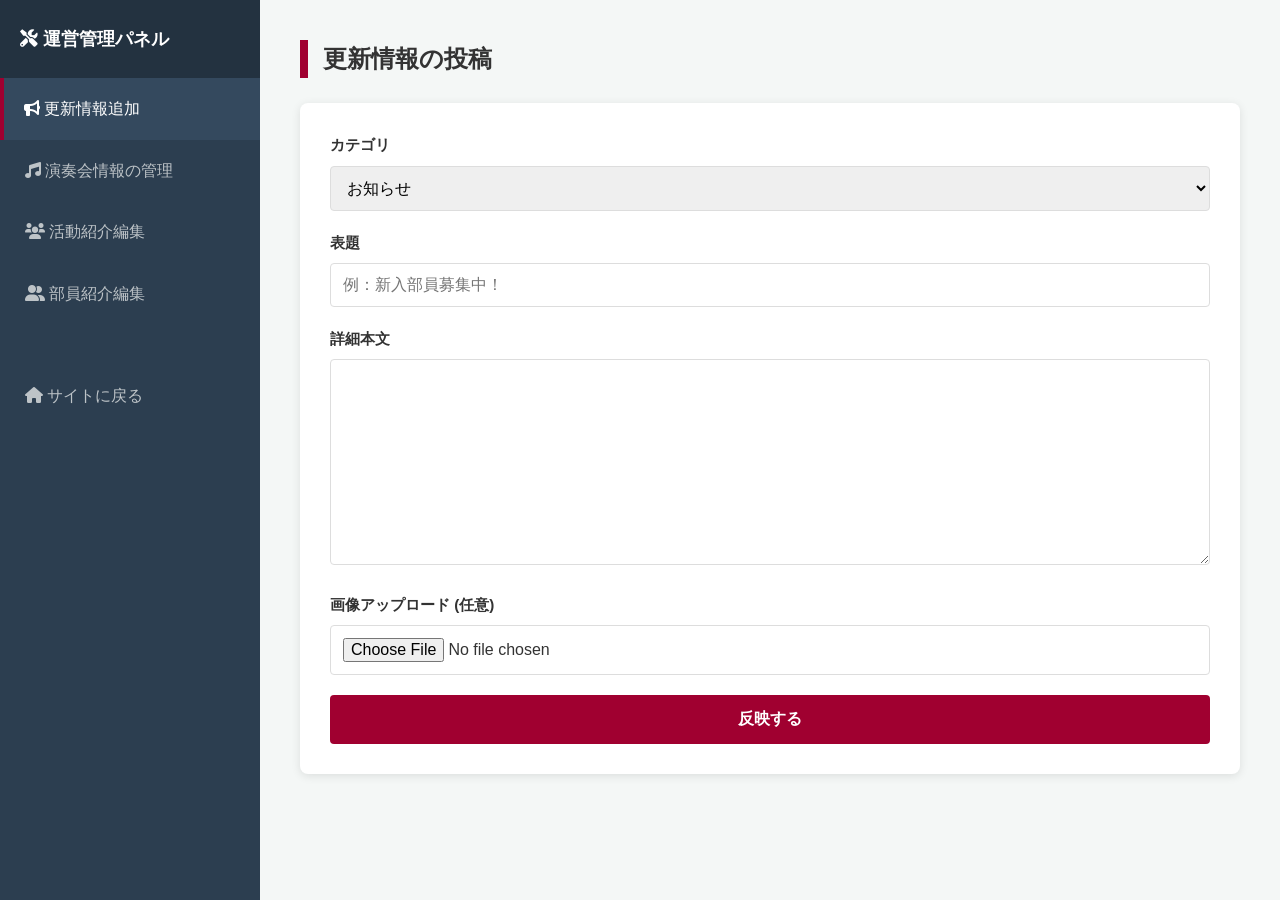
<file: admin/index.html>
<!DOCTYPE html>
<html lang="ja">
<head>
    <meta charset="UTF-8">
    <meta name="viewport" content="width=device-width, initial-scale=1.0">
    <title>管理パネル | 明石高専吹奏楽部</title>
    <link rel="stylesheet" href="../../css/style.css">
    <link rel="stylesheet" href="https://cdnjs.cloudflare.com/ajax/libs/font-awesome/6.0.0/css/all.min.css">
    <style>
        :root { --admin-red: #a00030; --sidebar-bg: #2c3e50; }
        body { display: flex; background: #f4f7f6; min-height: 100vh; margin: 0; color: #333; font-family: sans-serif; }
        .admin-sidebar { width: 260px; height: 100vh; background: var(--sidebar-bg); color: white; position: fixed; z-index: 100; }
        .admin-sidebar .admin-title { padding: 25px 20px; font-weight: bold; font-size: 1.1rem; background: rgba(0,0,0,0.2); }
        .admin-sidebar ul { list-style: none; padding: 0; }
        .admin-sidebar li a { display: block; padding: 18px 20px; color: #bdc3c7; text-decoration: none; border-left: 5px solid transparent; cursor: pointer; }
        .admin-sidebar li a:hover, .admin-sidebar li a.active { background: #34495e; color: white; border-left: 4px solid var(--admin-red); }
        .admin-main { flex: 1; margin-left: 260px; padding: 40px; }
        .admin-panel { display: none; }
        .admin-panel.active { display: block; animation: fadeIn 0.3s; }
        @keyframes fadeIn { from { opacity: 0; } to { opacity: 1; } }
        .admin-card { background: white; padding: 30px; border-radius: 8px; box-shadow: 0 2px 10px rgba(0,0,0,0.1); margin-bottom: 25px; }
        h1 { margin-bottom: 25px; border-left: 8px solid var(--admin-red); padding-left: 15px; font-size: 1.5rem; }
        .form-group { margin-bottom: 20px; }
        .form-group label { display: block; font-weight: bold; margin-bottom: 8px; font-size: 0.95rem; }
        input[type="text"], input[type="date"], input[type="file"], textarea, select { width: 100%; padding: 12px; border: 1px solid #ddd; border-radius: 4px; font-size: 1rem; font-family: inherit; box-sizing: border-box; }
        
        #existing-concert-list { 
            display: none; background: #fff; border: 1px solid #ddd; border-radius: 4px; 
            margin-bottom: 20px; max-height: 200px; overflow-y: auto;
        }
        .concert-selectable-item { 
            padding: 12px 15px; border-bottom: 1px solid #eee; cursor: pointer;
            transition: background 0.2s; display: flex; justify-content: space-between; align-items: center;
        }
        .concert-selectable-item:hover { background: #fdf2f4; }
        .concert-selectable-item.selected { background: #fdf2f4; border-left: 4px solid var(--admin-red); font-weight: bold; }
        .concert-selectable-item small { color: #888; }

        .btn-action { background: var(--admin-red); color: white; border: none; padding: 14px 28px; border-radius: 4px; cursor: pointer; font-weight: bold; font-size: 1rem; width: 100%; }
        .btn-action:hover { background: #800028; }
        .btn-action:disabled { background: #ccc; cursor: not-allowed; }
        .check-link { background: #fdf2f4; padding: 15px; border-radius: 4px; border: 1px dashed var(--admin-red); }
        
        .schedule-row { margin-bottom: 10px; border-left: 3px solid #eee; padding-left: 10px; }
        .schedule-label { font-size: 0.85rem; color: #666; margin-bottom: 4px; font-weight: bold; }
    </style>
</head>
<body>

    <aside class="admin-sidebar">
        <div class="admin-title"><i class="fas fa-tools"></i> 運営管理パネル</div>
        <ul id="admin-menu">
            <li><a data-target="panel-news" class="active"><i class="fas fa-bullhorn"></i> 更新情報追加</a></li>
            <li><a data-target="panel-concert"><i class="fas fa-music"></i> 演奏会情報の管理</a></li>
            <li><a data-target="panel-activity"><i class="fas fa-users"></i> 活動紹介編集</a></li>
            <li><a data-target="panel-members"><i class="fas fa-user-friends"></i> 部員紹介編集</a></li>
            <li style="margin-top: 40px;"><a href="../../index.html"><i class="fas fa-home"></i> サイトに戻る</a></li>
        </ul>
    </aside>

    <main class="admin-main">
        
        <section id="panel-news" class="admin-panel active">
            <h1>更新情報の投稿</h1>
            <form class="admin-card" id="form-news">
                <div class="form-group">
                    <label>カテゴリ</label>
                    <select id="news-category"><option>お知らせ</option><option>演奏会</option><option>重要</option><option>募集</option></select>
                </div>
                <div class="form-group">
                    <label>表題</label>
                    <input type="text" id="news-title" placeholder="例：新入部員募集中！" required>
                </div>
                <div class="form-group">
                    <label>詳細本文</label>
                    <textarea id="news-body" rows="10" required></textarea>
                </div>
                <div class="form-group">
                    <label>画像アップロード (任意)</label>
                    <input type="file" id="news-file" accept="image/*,.pdf">
                </div>
                <button type="button" class="btn-action" onclick="submitNews()">反映する</button>
            </form>
        </section>
        
        <section id="panel-concert" class="admin-panel">
            <h1>演奏会情報の管理</h1>
            <form class="admin-card" id="form-concert">
                <div class="form-group">
                    <label>モード切替</label>
                    <select id="concert-op-mode" onchange="toggleConcertList()">
                        <option value="new">新規登録</option>
                        <option value="edit">既存データの修正 (リストから選択)</option>
                    </select>
                </div>

                <div id="existing-concert-list">
                    <div style="padding:10px; font-size:0.8rem;">データを読み込んでいます...</div>
                </div>

                <div class="form-group">
                    <label>演奏会名（タイトル）</label>
                    <input type="text" id="concert-title" placeholder="例：第40回 定期演奏会" required>
                </div>

                <div style="display: flex; gap: 15px;">
                    <div class="form-group" style="flex: 1;">
                        <label>開催日</label>
                        <input type="date" id="concert-date" required>
                    </div>
                    <div class="form-group" style="flex: 1;">
                        <label>開演時間</label>
                        <input type="text" id="concert-time" placeholder="13:30開場 / 14:00開演">
                    </div>
                </div>

                <div class="form-group">
                    <label>会場</label>
                    <input type="text" id="concert-venue" placeholder="例：明石市民会館 大ホール">
                </div>

                <div class="form-group">
                    <label>チラシ画像 または プログラムPDF (任意)</label>
                    <input type="file" id="concert-file" accept="image/*,.pdf">
                    <small style="color: #888;">※修正モードで画像を選択しなかった場合、既存の画像が保持されます。</small>
                </div>

                <div class="form-group">
                    <label>詳細説明（プログラム曲目など）</label>
                    <textarea id="concert-desc" rows="6" placeholder="第1部：...&#13;&#10;第2部：..."></textarea>
                </div>
                
                <div class="check-link">
                    <label style="cursor: pointer; display: flex; align-items: center; gap: 10px;">
                        <input type="checkbox" id="concert-sync" checked> 
                        <span style="font-size: 0.9rem;">更新情報(What's New)にも「演奏会」カテゴリで同時投稿する</span>
                    </label>
                </div><br>
                
                <button type="button" class="btn-action" onclick="submitConcert(this)">反映する</button>
            </form>
        </section>

        <section id="panel-activity" class="admin-panel">
            <h1>活動紹介の編集</h1>
            <form class="admin-card" id="form-activity">
                <div class="form-group"><label>① 目的</label><textarea id="act-purpose" rows="3" placeholder="部の目標など"></textarea></div>
                
                <div class="form-group">
                    <label>② 年間スケジュール</label>
                    <div class="schedule-row"><div class="schedule-label">4月</div><textarea id="act-m04" rows="2"></textarea></div>
                    <div class="schedule-row"><div class="schedule-label">6月</div><textarea id="act-m06" rows="2"></textarea></div>
                    <div class="schedule-row"><div class="schedule-label">9月</div><textarea id="act-m09" rows="2"></textarea></div>
                    <div class="schedule-row"><div class="schedule-label">11月</div><textarea id="act-m11" rows="2"></textarea></div>
                    <div class="schedule-row"><div class="schedule-label">12月</div><textarea id="act-m12" rows="2"></textarea></div>
                    <div class="schedule-row"><div class="schedule-label">3月</div><textarea id="act-m03" rows="2"></textarea></div>
                </div>

                <div class="form-group"><label>③ 活動場所・日時</label><textarea id="act-place" rows="3"></textarea></div>
                <div class="form-group"><label>④ 部員募集コメント</label><textarea id="act-recruit" rows="3"></textarea></div>
                <button type="button" class="btn-action" onclick="submitActivity()">内容を更新</button>
            </form>
        </section>

        <section id="panel-members" class="admin-panel">
            <h1>部員構成の管理</h1>
            <form class="admin-card" id="form-members">
                <div class="form-group">
                    <label>編集パート</label>
                    <select id="mem-part">
                        <option value="1">Flute</option><option value="2">Clarinet</option><option value="3">Sax</option>
                        <option value="4">Trumpet</option><option value="5">Horn</option><option value="6">Trombone</option>
                        <option value="7">Euph</option><option value="8">Tuba</option><option value="9">Bass</option>
                        <option value="10">Perc</option><option value="11">Conductor</option>
                    </select>
                </div>
                <div class="form-group"><label>紹介コメント</label><input type="text" id="mem-comment" placeholder="例：個性豊かなメンバーが揃っています！"></div>
                <div class="form-group"><label>在籍部員 (名前・学年など)</label><textarea id="mem-details" rows="5"></textarea></div>
                <button type="button" class="btn-action" onclick="submitMembers()">保存する</button>
            </form>
        </section>
    </main>

    <script>
        const GAS_URL = "https://script.google.com/macros/s/AKfycbwhxlkO95GImhR9lSgHaFf0PB_s5o1tjoOd19pP20Q9TbqaMlLpCoQOohZv-PCaHlWZ8A/exec";
        const DATA_URL = "../../data/all_data.json";

        const toBase64 = file => new Promise((resolve, reject) => {
            const reader = new FileReader();
            reader.readAsDataURL(file);
            reader.onload = () => resolve(reader.result);
            reader.onerror = error => reject(error);
        });

        async function postToGAS(data, btn, formId) {
            const originalText = btn.innerText;
            btn.innerText = "送信中...";
            btn.disabled = true;
            try {
                const response = await fetch(GAS_URL, { method: 'POST', body: JSON.stringify(data) });
                const result = await response.json();
                if (result.result === "Success") {
                    alert("反映依頼を受け付けました！\nGitHub経由で公開されるため、サイトへの反映には1〜3分ほどかかります。");
                    if (formId) document.getElementById(formId).reset(); 
                    if (formId === 'form-concert') toggleConcertList(); // 修正リストを閉じる
                } else {
                    alert("サーバーエラー: " + result.result);
                }
            } catch (e) {
                alert('送信に失敗しました。ネット環境を確認してください。');
            } finally {
                btn.innerText = originalText;
                btn.disabled = false;
            }
        }
        async function loadExistingConcerts() {
            const listContainer = document.getElementById('existing-concert-list');
            try {
                const response = await fetch(DATA_URL + "?t=" + Date.now());
                const data = await response.json();
                if (data.concerts && data.concerts.length > 1) {
                    let html = "";
                    data.concerts.slice(1).reverse().forEach(row => {
                        html += `
                            <div class="concert-selectable-item" onclick='fillConcertForm(${JSON.stringify(row).replace(/'/g, "&#39;")})'>
                                <span>${row[1]}</span>
                                <small>${String(row[2]).split('T')[0]}</small>
                            </div>`;
                    });
                    listContainer.innerHTML = html;
                } else {
                    listContainer.innerHTML = '<div style="padding:10px;">表示できるデータがありません。</div>';
                }
            } catch (e) {
                listContainer.innerHTML = '<div style="padding:10px; color:red;">データの読み込みに失敗しました。</div>';
            }
        }

        function fillConcertForm(row) {
            document.getElementById('concert-title').value = row[1];
            document.getElementById('concert-date').value = String(row[2]).split('T')[0];
            document.getElementById('concert-time').value = row[3] || "";
            document.getElementById('concert-venue').value = row[4] || "";
            document.getElementById('concert-desc').value = row[5] || "";
            
            document.querySelectorAll('.concert-selectable-item').forEach(el => el.classList.remove('selected'));
            event.currentTarget.classList.add('selected');
            alert("データをフォームに読み込みました。修正して「反映する」を押してください。");
        }

        function toggleConcertList() {
            const mode = document.getElementById('concert-op-mode').value;
            const container = document.getElementById('existing-concert-list');
            if (mode === 'edit') {
                container.style.display = 'block';
                loadExistingConcerts();
            } else {
                container.style.display = 'none';
            }
        }
        async function submitNews() {
            const fileInput = document.getElementById('news-file');
            const file = fileInput.files[0];
            let fileData = null;
            if (file) fileData = await toBase64(file);

            const data = {
                type: "news",
                category: document.getElementById('news-category').value,
                title: document.getElementById('news-title').value,
                body: document.getElementById('news-body').value,
                image: fileData,
                fileName: file?.name || "",
                mimeType: file?.type || ""
            };
            await postToGAS(data, event.target, 'form-news');
        }
        
        async function submitConcert(btn) {
            const fileInput = document.getElementById('concert-file');
            let img = null;
            if (fileInput.files[0]) img = await toBase64(fileInput.files[0]);

            const data = {
                type: "concerts",
                title: document.getElementById('concert-title').value,
                date: document.getElementById('concert-date').value,
                time: document.getElementById('concert-time').value, 
                venue: document.getElementById('concert-venue').value,
                desc: document.getElementById('concert-desc').value,
                syncNews: document.getElementById('concert-sync').checked,
                image: img,
                fileName: fileInput.files[0]?.name || ""
            };
            if (!data.title || !data.date) {
                alert("演奏会名と開催日を入力してください。");
                return;
            }
            await postToGAS(data, btn, 'form-concert');
        }

        async function submitActivity() {
            const data = {
                type: "activity",
                payload: {
                    purpose: document.getElementById('act-purpose').value,
                    m04: document.getElementById('act-m04').value,
                    m06: document.getElementById('act-m06').value,
                    m09: document.getElementById('act-m09').value,
                    m11: document.getElementById('act-m11').value,
                    m12: document.getElementById('act-m12').value,
                    m03: document.getElementById('act-m03').value,
                    place: document.getElementById('act-place').value,
                    recruit: document.getElementById('act-recruit').value
                }
            };
            await postToGAS(data, event.target, 'form-activity');
        }

        async function submitMembers() {
            const data = {
                type: "members",
                partIndex: document.getElementById('mem-part').value,
                comment: document.getElementById('mem-comment').value,
                details: document.getElementById('mem-details').value
            };
            await postToGAS(data, event.target, 'form-members');
        }
        document.querySelectorAll('#admin-menu a[data-target]').forEach(link => {
            link.addEventListener('click', (e) => {
                e.preventDefault();
                document.querySelectorAll('#admin-menu a').forEach(l => l.classList.remove('active'));
                link.classList.add('active');
                document.querySelectorAll('.admin-panel').forEach(p => p.classList.remove('active'));
                document.getElementById(link.dataset.target).classList.add('active');
            });
        });
    </script>
</body>
</html>
</file>
<file: css/style.css>
/* 基本リセット */
* { margin: 0; padding: 0; box-sizing: border-box; }
body {
    font-family: "Helvetica Neue", Arial, "Hiragino Kaku Gothic ProN", sans-serif;
    line-height: 1.6;
    color: #333;
    overflow-x: hidden;
}

#top-bar {
    position: fixed;
    top: 0; left: 0; width: 100%; 
    height: 60px;
    display: flex; justify-content: space-between; align-items: center;
    padding: 0 20px; z-index: 1000; transition: background-color 0.4s ease;
}

#top-bar.transparent { background-color: transparent; color: white; }
#top-bar.scrolled {
    background-color: rgba(160, 0, 48, 0.95); 
    color: white; 
    box-shadow: 0 2px 10px rgba(0,0,0,0.3);
}

.header-left {
    display: flex;
    align-items: center;
    gap: 35px; /* アイコンと文字の間隔を広げました */
}

#menu-btn { background: none; border: none; color: inherit; font-size: 1.5rem; cursor: pointer; }
.site-name { font-weight: bold; font-size: 1.2rem; letter-spacing: 0.2em; }

/* 検索バー */
#search-container {
    display: flex; align-items: center; background: rgba(255, 255, 255, 0.2);
    border-radius: 30px; padding: 5px 10px; transition: width 0.3s ease; width: 45px; overflow: hidden;
}
#search-container:focus-within, #search-container:hover { width: 220px; background: rgba(255, 255, 255, 0.699); }
#search-input { border: none; background: transparent; color: rgb(255, 255, 255); outline: none; width: 0; transition: width 0.3s ease; }
#search-container:focus-within #search-input, #search-container:hover #search-input { width: 160px; margin-right: 5px; }
#search-btn { background: none; border: none; color: white; cursor: pointer; font-size: 1.1rem; }

/* --- ヒーローセクション --- */
.hero-section {
    height: 50vh;
    background-image: linear-gradient(rgba(0,0,0,0.4), rgba(0,0,0,0.4)), url('../images/photos/header_bg.jpg');
    background-size: cover; background-position: center; background-attachment: fixed;
    display: flex; justify-content: center; align-items: center; color: white; text-align: center;
}
.hero-title { font-size: clamp(1.2rem, 4vw, 2.2rem); letter-spacing: 0.3em; margin-bottom: 10px; }
.hero-subtitle { font-size: 0.8rem; letter-spacing: 0.4em; opacity: 0.8; }

/* --- サイドバー --- */
#side-menu {
    position: fixed; top: 0; left: -280px; width: 280px; height: 100%;
    background: #fff; z-index: 2000; transition: transform 0.3s ease; padding-top: 80px;
}
#side-menu.open { transform: translateX(280px); }
#side-menu ul { list-style: none; }
#side-menu li a { display: block; padding: 15px 25px; border-bottom: 1px solid #eee; text-decoration: none; color: #333; }
#side-menu li a:hover { background: #f4f4f4; color: #003264; }
.overlay { position: fixed; top: 0; left: 0; width: 100%; height: 100%; background: rgba(0,0,0,0.5); z-index: 1500; display: none; }
.overlay.active { display: block; }

/* --- コンテンツ配置 --- */
.content-wrapper, #page-links { max-width: 900px; margin: 40px auto; padding: 0 20px; }
section { margin-bottom: 60px; }
h2 { border-left: 6px solid #a00030; padding-left: 15px; margin-bottom: 25px; }

.simple-nav {
    display: flex;
    justify-content: flex-start; 
    flex-wrap: wrap;
    gap: 40px;
    padding: 20px 0;
}

.simple-nav a {
    font-size: 1.1rem;
    font-weight: bold;
    color: #a00030;
    text-decoration: none;
    position: relative;
    padding-bottom: 5px;
}

.simple-nav a::after {
    content: ''; position: absolute; bottom: 0; left: 0; width: 0; height: 2px;
    background: #a00030; transition: width 0.3s;
}

.simple-nav a:hover::after { width: 100%; }

/* その他パーツ */
.news-list { list-style: none; }
.news-list li { padding: 12px 0; border-bottom: 1px dashed #ddd; }
.sns-icons { display: flex; gap: 25px; font-size: 2.5rem; }
.x-twitter { color: #000; } .instagram { color: #E1306C; } .facebook { color: #1877F2; }
footer { text-align: center; padding: 20px; background: #222; color: #fff; margin-top: 100px; }

@media (max-width: 600px) {
    .simple-nav { gap: 20px; }
    .header-left { gap: 15px; }
}

/* 更新履歴のテーブルデザイン */
.info-table {
    width: 100%;
    border-collapse: collapse;
    margin-top: 20px;
}

.info-table tr {
    border-bottom: 1px solid #eee;
}

.info-table td {
    padding: 15px 10px;
}

.info-date {
    width: 120px;
    font-weight: bold;
    color: #666;
}

/* タグの装飾（お好みで！） */
.info-tag span {
    padding: 2px 8px;
    border-radius: 4px;
    font-size: 0.8rem;
    color: white;
}
.tag-event { background: #a00030; } /* エンジ */
.tag-news { background: #444; }

.header-left a.site-name {
    text-decoration: none;
    color: inherit; /* headerの状態（白orエンジ）に合わせる */
    font-weight: bold;
    font-size: 1.2rem;
    letter-spacing: 0.2em; /* ヒーローセクションの0.3emと統一 */
    transition: opacity 0.3s;
}

.header-left a.site-name:hover {
    opacity: 0.7;
}

.sub-page .content-wrapper {
    margin-top: 0; 
    padding-top: 80px; /* バーとの間隔を適切に確保 */
}

/* 更新情報の見出し(h1)を整える */
.sub-page h1 {
    font-size: 1.8rem;
    margin-bottom: 20px;
    border-bottom: 2px solid #a00030;
    padding-bottom: 10px;
    display: flex;
    align-items: center;
    gap: 15px;
}

#side-menu {
    transform: translateX(0); 
}
/* What's New セクション */
.news-list {
    list-style: none;
    padding: 0;
    margin: 20px 0;
    border-top: 1px solid #ddd; /* 上の区切り線 */
}

.news-list li {
    border-bottom: 1px solid #ddd; /* 下の区切り線（これで3段が明確になります） */
}

.news-item-static {
    display: flex;
    align-items: center;
    padding: 12px 10px;
    color: #333;
    font-size: 1rem;
}

.news-date {
    font-size: 0.9rem;
    color: #777;
    width: 110px;
    flex-shrink: 0;
    font-family: 'Helvetica Neue', Arial, sans-serif;
}

.news-title {
    flex: 1;
    overflow: hidden;
    text-overflow: ellipsis;
    white-space: nowrap;
}

/* 「もっと見る」ボタンのデザイン（これだけリンクとして目立たせる） */
.more-link {
    margin-top: 25px;
    text-align: right;
}

.more-link a {
    display: inline-block;
    padding: 6px 18px;
    background-color: #2c3e50;
    color: #fff;
    text-decoration: none;
    font-size: 0.85rem;
    border-radius: 4px;
    transition: background-color 0.2s;
}

.more-link a:hover {
    background-color: #34495e;
}

/* スマホ対応 */
@media (max-width: 480px) {
    .news-item-static {
        flex-direction: column;
        align-items: flex-start;
        padding: 10px 5px;
    }
    .news-date {
        margin-bottom: 2px;
        font-size: 0.8rem;
    }
}

/* カテゴリラベルの基本スタイル */
.news-category {
    font-size: 0.75rem;
    padding: 2px 8px;
    border-radius: 3px;
    color: #fff;
    margin-right: 15px;
    font-weight: bold;
    white-space: nowrap;
    min-width: 60px;
    text-align: center;
}

/* カテゴリごとの色設定 (info.htmlの設定に合わせる) */
.cat-演奏会 { background: #a00030; }
.cat-お知らせ { background: #2c3e50; }
.cat-重要 { background: #e74c3c; }
.cat-募集 { background: #27ae60; }
.cat-default { background: #95a5a6; }

/* スマホ表示の微調整 */
@media (max-width: 480px) {
    .news-item-static {
        align-items: flex-start;
    }
    .news-category {
        margin: 5px 0; /* スマホでは日付とタイトルの間で少し隙間を作る */
    }
}

.next-concert-img {
    background: #f0f0f0; /* 画像がない時の背景色 */
    display: flex;
    align-items: center;
    justify-content: center;
}

.no-image {
    color: #ccc;
    font-weight: bold;
    font-size: 1.2rem;
}

/* 過去の演奏会カード内のリンク */
.past-item a:hover {
    text-decoration: underline;
}
</file>
